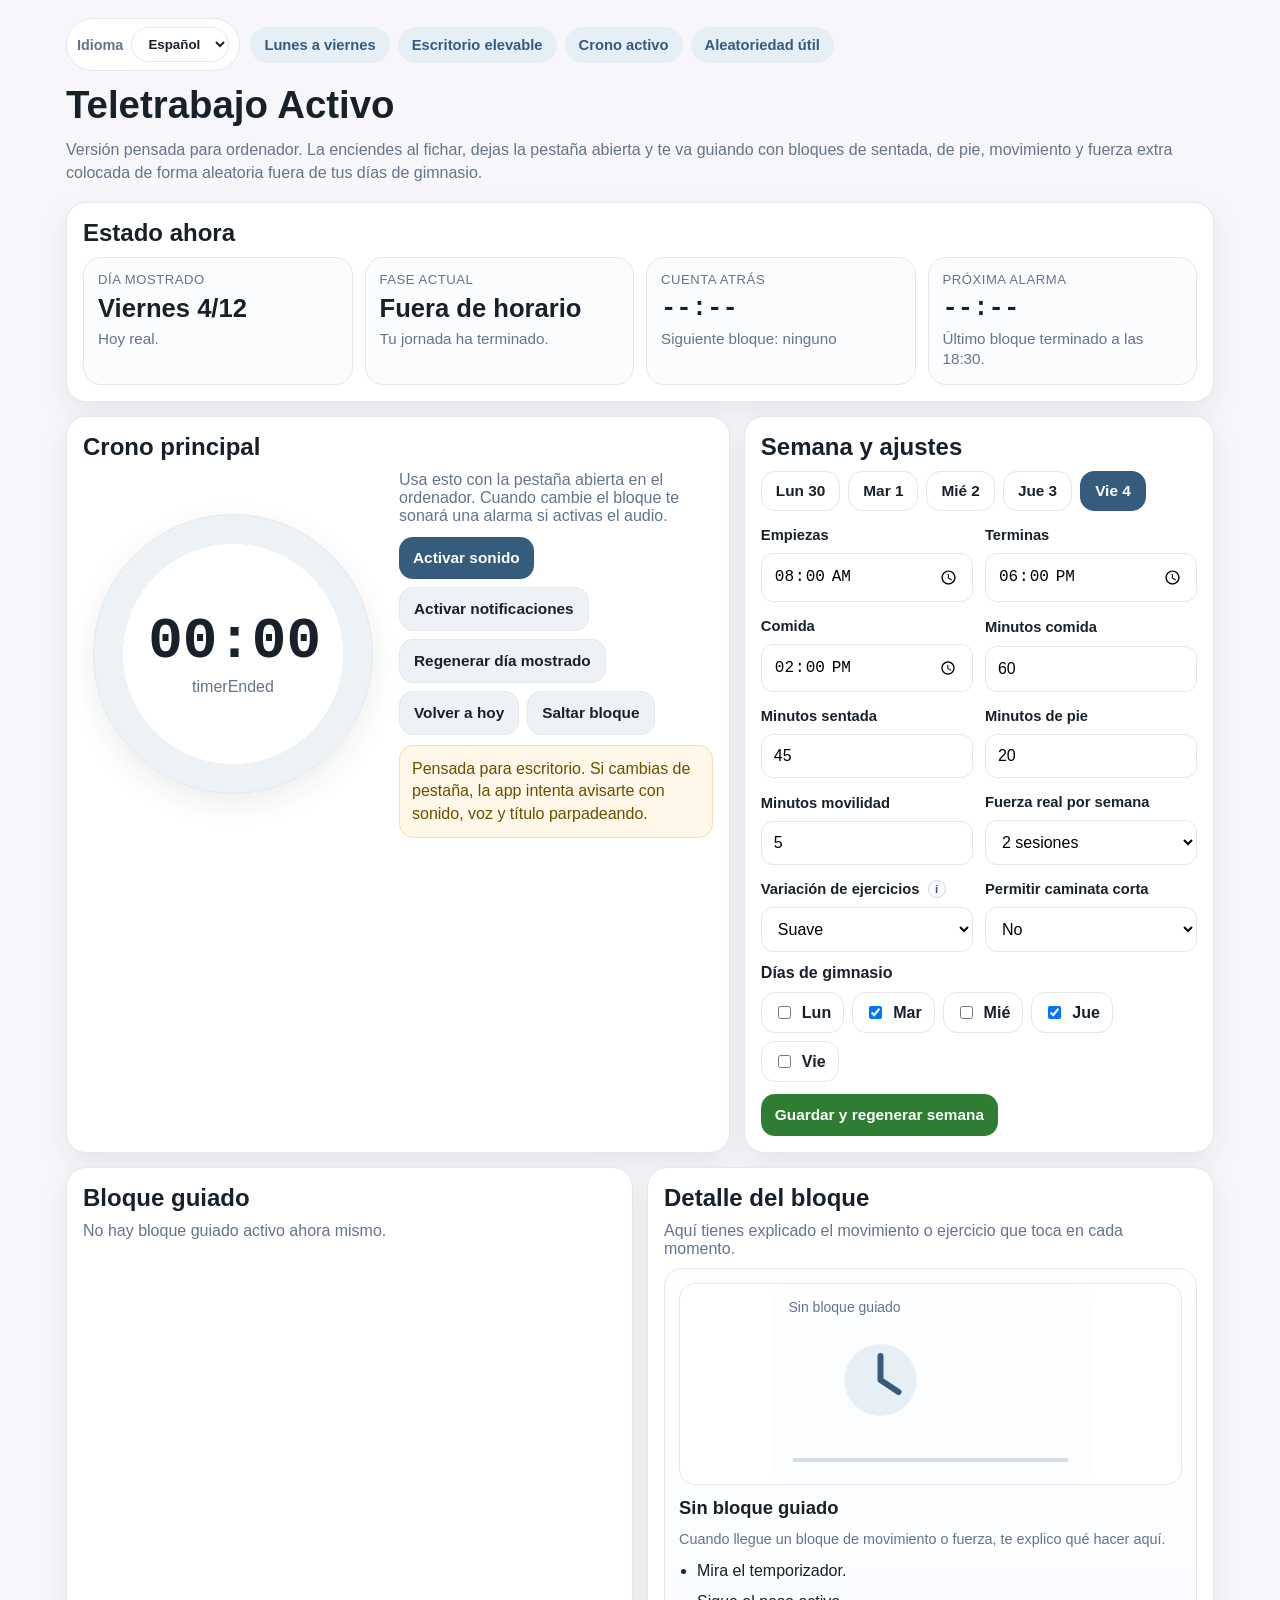
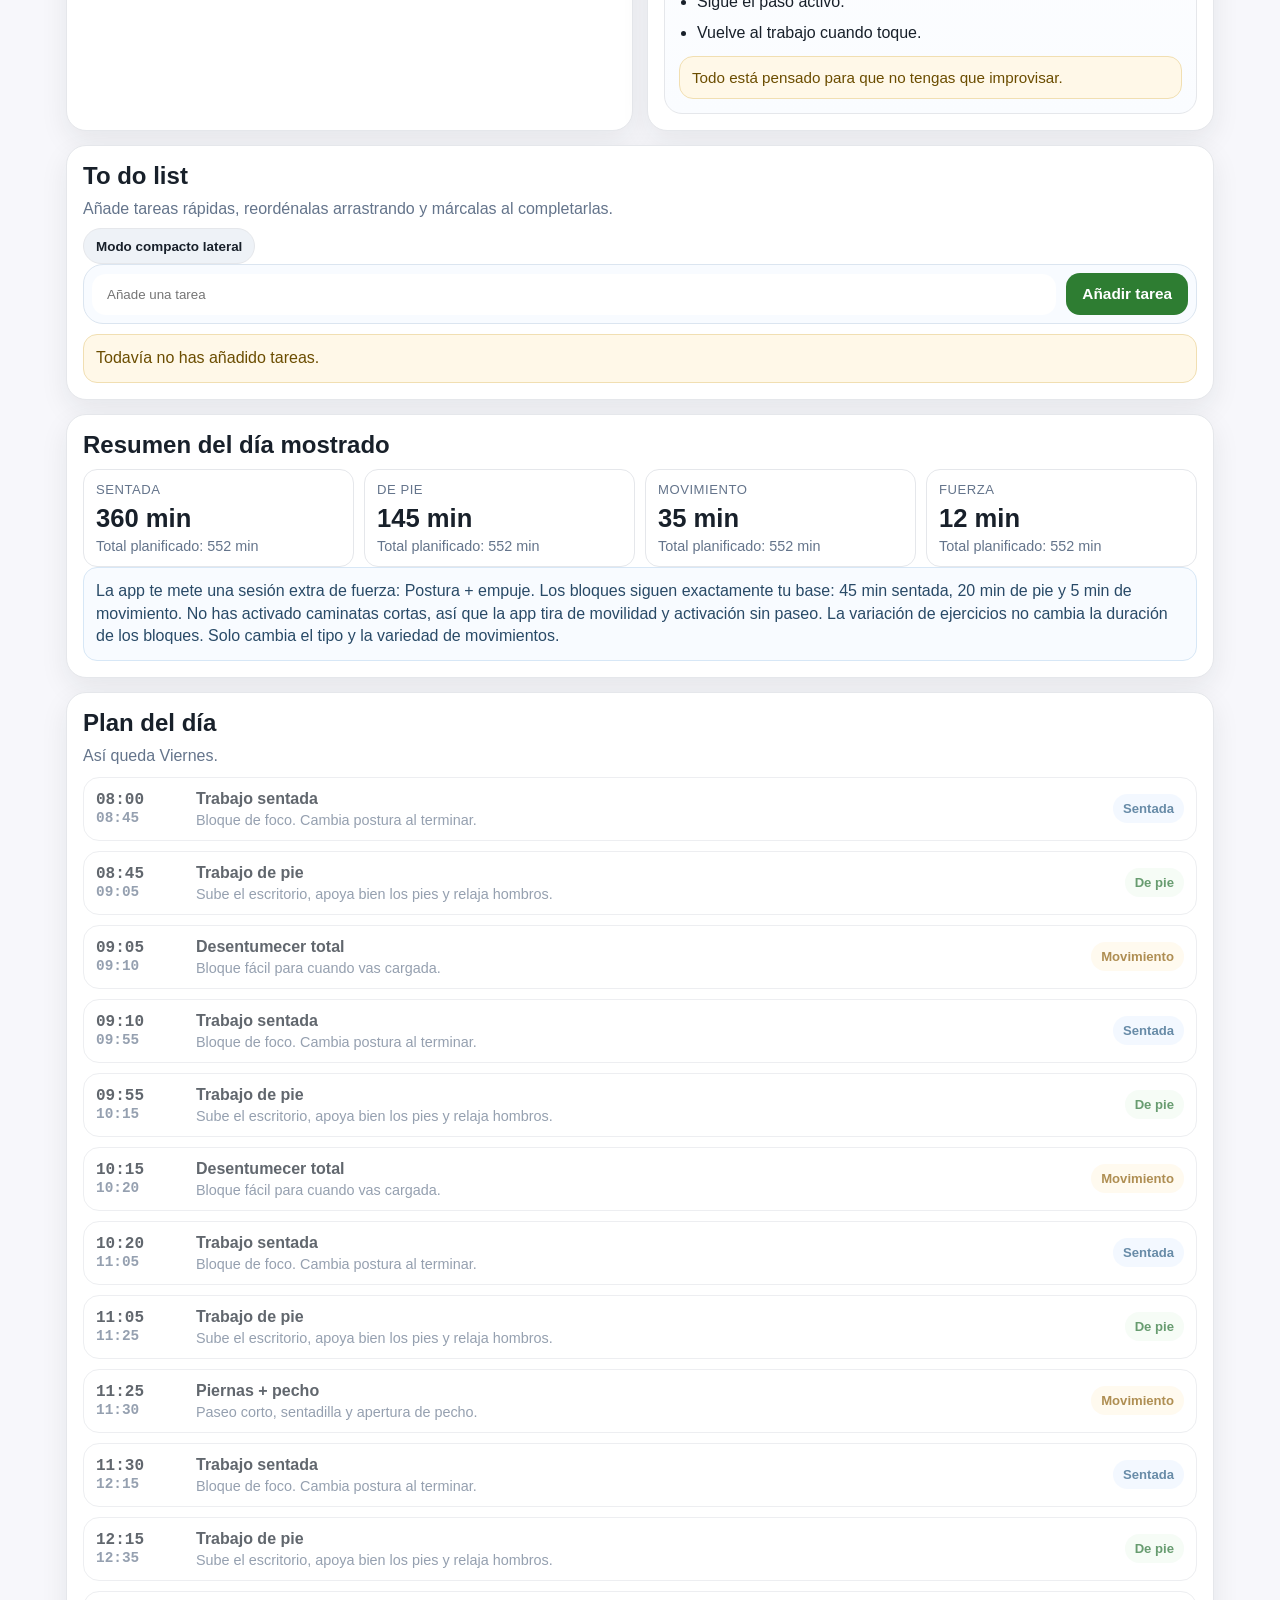
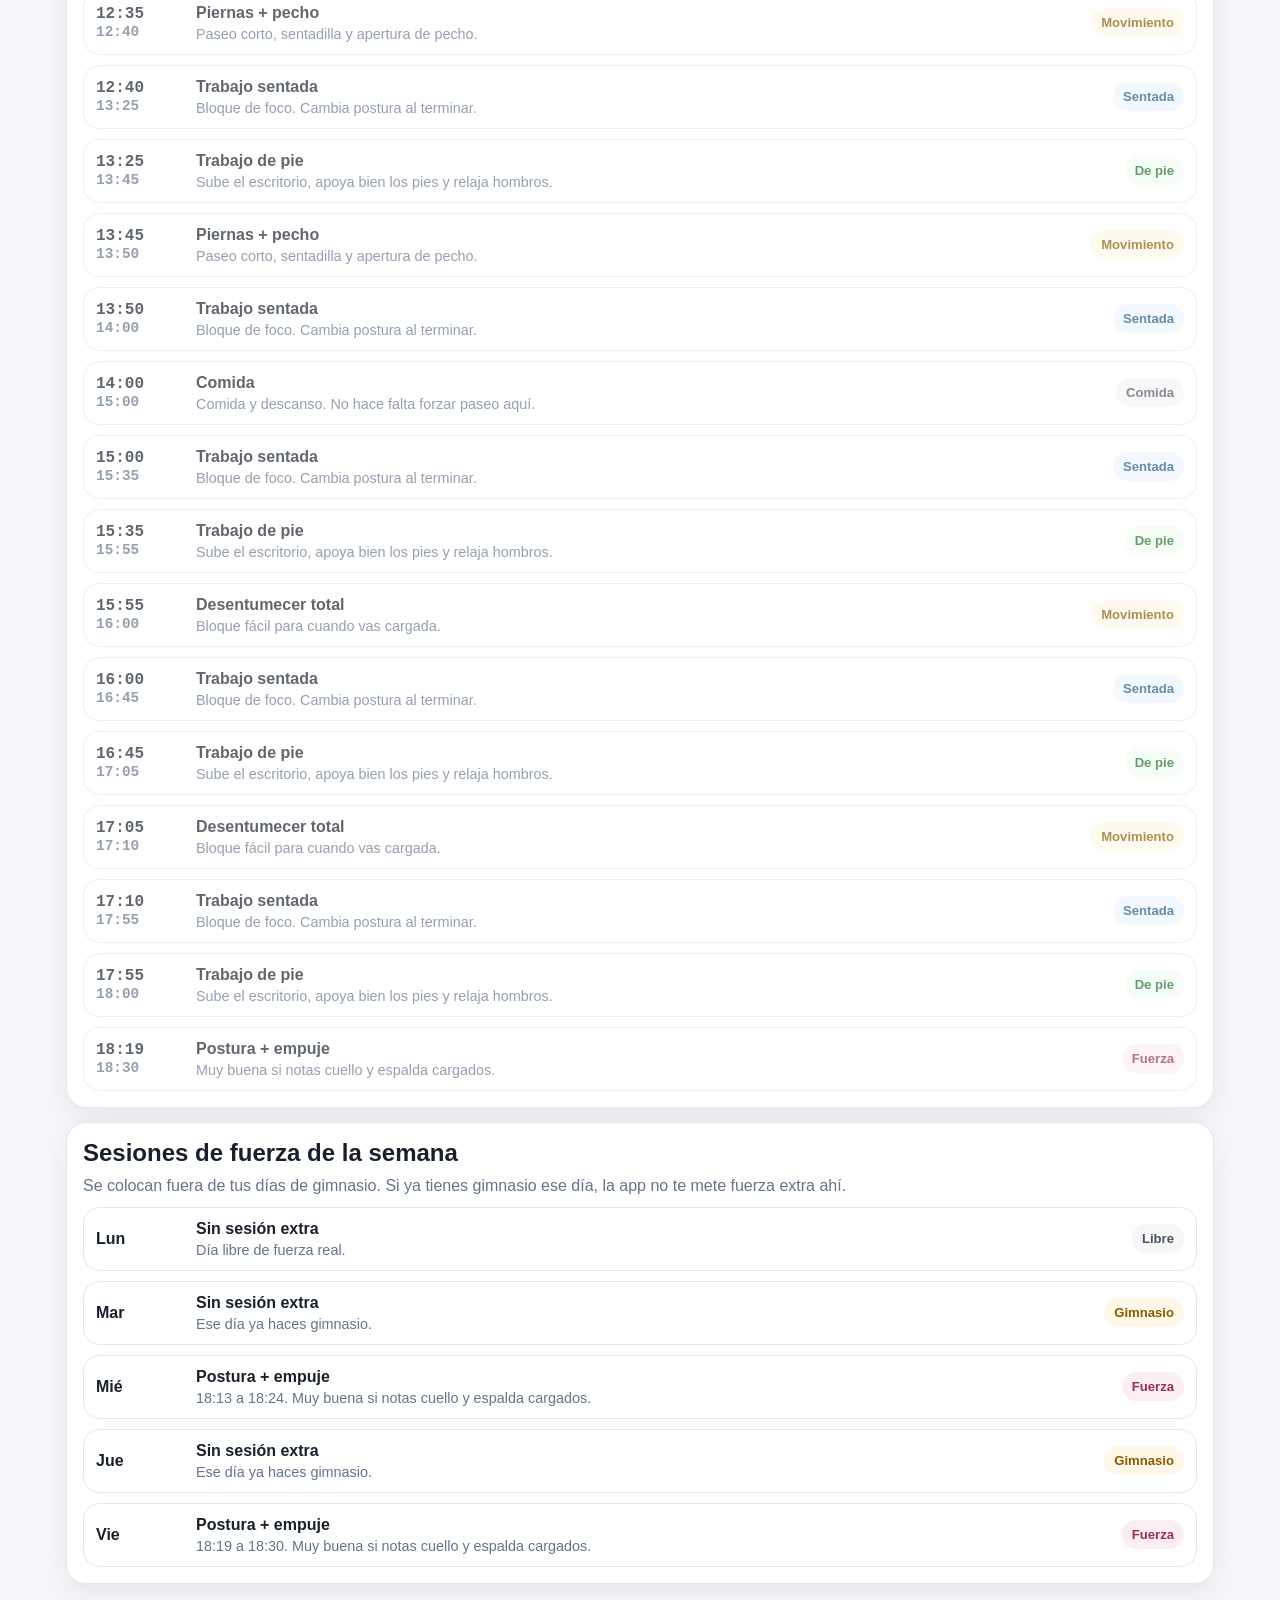
<file: index.html>
<!DOCTYPE html>
<html lang="es">
<head>
  <meta charset="UTF-8" />
  <meta name="viewport" content="width=device-width, initial-scale=1.0" />
  <title>Teletrabajo Activo Escritorio</title>
  <link rel="stylesheet" href="styles.css" />
  <link rel="icon" type="image/svg+xml" href="favicon-desk.svg?v=2" />
</head>
<body>
  <div class="app">
    <section class="hero">
      <div class="hero-top">
        <div class="lang-switch">
          <label for="langSelect" id="langLabel">Idioma</label>
          <select id="langSelect" aria-label="Language selector">
            <option value="es">Español</option>
            <option value="en">English</option>
          </select>
        </div>
        <div class="pill-row">
          <div class="pill" id="pillWeekdays">Lunes a viernes</div>
          <div class="pill" id="pillDesk">Escritorio elevable</div>
          <div class="pill" id="pillTimer">Crono activo</div>
          <div class="pill" id="pillVariety">Aleatoriedad útil</div>
        </div>
      </div>
      <h1 id="heroTitle">Teletrabajo Activo</h1>
      <p id="heroDesc">Versión pensada para ordenador. La enciendes al fichar, dejas la pestaña abierta y te va guiando con bloques de sentada, de pie, movimiento y fuerza extra colocada de forma aleatoria fuera de tus días de gimnasio.</p>
    </section>

    <section class="grid">
      <div class="card" style="grid-column: span 12;">
        <h2 id="stateNowTitle">Estado ahora</h2>
        <div class="status-grid">
          <div class="status-box">
            <div class="label" id="labelShownDay">Día mostrado</div>
            <div class="value" id="shownDay">Cargando...</div>
            <div class="subvalue" id="shownDaySub">Generando jornada.</div>
          </div>
          <div class="status-box">
            <div class="label" id="labelCurrentPhase">Fase actual</div>
            <div class="value" id="currentPhase">Cargando...</div>
            <div class="subvalue" id="currentDescription">Preparando el día.</div>
          </div>
          <div class="status-box">
            <div class="label" id="labelCountdown">Cuenta atrás</div>
            <div class="value mono" id="timeLeft">00:00</div>
            <div class="subvalue" id="nextPhase">Siguiente bloque: ...</div>
          </div>
          <div class="status-box">
            <div class="label" id="labelNextAlarm">Próxima alarma</div>
            <div class="value mono" id="nextAlarm">--:--</div>
            <div class="subvalue" id="alarmDescription">Activa sonido para que avise.</div>
          </div>
        </div>
      </div>

      <div class="card" style="grid-column: span 7;">
        <h2 id="mainTimerTitle">Crono principal</h2>
        <div class="timer-wrap">
          <div class="timer-ring" id="timerRing" style="--progress: 0%;">
            <div class="timer-inner">
              <div class="timer-time mono" id="mainTimer">00:00</div>
              <div id="mainTimerLabel" class="muted">Esperando jornada</div>
            </div>
          </div>
          <div>
            <p id="mainTimerDesc">Usa esto con la pestaña abierta en el ordenador. Cuando cambie el bloque te sonará una alarma si activas el audio.</p>
            <div class="button-row">
              <button id="soundBtn">Activar sonido</button>
              <button class="secondary" id="notifBtn">Activar notificaciones</button>
              <button class="secondary" id="generateBtn">Regenerar día mostrado</button>
              <button class="secondary" id="todayBtn">Volver a hoy</button>
              <button class="secondary" id="skipBtn">Saltar bloque</button>
            </div>
            <div class="notice" id="desktopNotice">Pensada para escritorio. Si cambias de pestaña, la app intenta avisarte con sonido, voz y título parpadeando.</div>
          </div>
        </div>
      </div>

      <div class="card" style="grid-column: span 5;">
        <h2 id="weekSettingsTitle">Semana y ajustes</h2>
        <div class="weekday-row" id="weekdayButtons"></div>
        <div class="settings" style="margin-top:12px;">
          <div class="field">
            <label for="startTime" id="startLabel">Empiezas</label>
            <input id="startTime" type="time" value="08:00" />
          </div>
          <div class="field">
            <label for="endTime" id="endLabel">Terminas</label>
            <input id="endTime" type="time" value="18:00" />
          </div>
          <div class="field">
            <label for="lunchStart" id="lunchLabel">Comida</label>
            <input id="lunchStart" type="time" value="14:00" />
          </div>
          <div class="field">
            <label for="lunchMinutes" id="lunchMinutesLabel">Minutos comida</label>
            <input id="lunchMinutes" type="number" min="30" max="120" step="5" value="60" />
          </div>
          <div class="field">
            <label for="sitMinutes" id="sitMinutesLabel">Minutos sentada</label>
            <input id="sitMinutes" type="number" min="20" max="90" step="1" value="45" />
          </div>
          <div class="field">
            <label for="standMinutes" id="standMinutesLabel">Minutos de pie</label>
            <input id="standMinutes" type="number" min="5" max="40" step="1" value="20" />
          </div>
          <div class="field">
            <label for="moveMinutes" id="moveMinutesLabel">Minutos movilidad</label>
            <input id="moveMinutes" type="number" min="3" max="20" step="1" value="5" />
          </div>
          <div class="field">
            <label for="strengthSessions" id="strengthPerWeekLabel">Fuerza real por semana</label>
            <select id="strengthSessions">
              <option value="1">1 sesión</option>
              <option value="2" selected>2 sesiones</option>
              <option value="3">3 sesiones</option>
            </select>
          </div>
          <div class="field">
            <label for="randomness">Variación de ejercicios <span class="tooltip-wrap"><button type="button" class="tooltip-btn" aria-label="Información sobre variación de ejercicios" title="No cambia la duración de los bloques. Solo cambia el tipo y la variedad de ejercicios.">i</button><span class="tooltip-box">No cambia la duración de los bloques. Solo cambia el tipo y la variedad de ejercicios.</span></span></label>
            <select id="randomness">
              <option value="soft" selected>Suave</option>
              <option value="medium">Media</option>
              <option value="high">Alta</option>
            </select>
          </div>
          <div class="field">
            <label for="allowWalk" id="allowWalkLabel">Permitir caminata corta</label>
            <select id="allowWalk">
              <option value="no" selected>No</option>
              <option value="yes">Sí</option>
            </select>
          </div>
        </div>
        <p style="margin-top:12px; font-weight:800; color:var(--text);" id="gymDaysLabel">Días de gimnasio</p>
        <div class="fitboxing-row" id="fitboxingDays"></div>
        <div class="button-row">
          <button class="good" id="saveBtn">Guardar y regenerar semana</button>
        </div>
      </div>

      <div class="card" style="grid-column: span 6;">
        <h2 id="guidedBlockTitle">Bloque guiado</h2>
        <p id="guidedTitle">Cuando toque movimiento o fuerza, verás aquí cada mini paso con su tiempo.</p>
        <div class="guide-layout">
          <div class="steps" id="guidedSteps"></div>
        </div>
      </div>

      <div class="card" style="grid-column: span 6;">
        <h2 id="blockDetailTitle">Detalle del bloque</h2>
        <p id="blockDetailDesc">Aquí tienes explicado el movimiento o ejercicio que toca en cada momento.</p>
        <div class="exercise-card" id="exerciseCard">
          <div class="exercise-visual" id="exerciseVisual"></div>
          <div class="exercise-title" id="exerciseName">Esperando bloque guiado</div>
          <div class="small" id="exerciseSummary">Cuando entre un bloque de movimiento o fuerza te explico exactamente qué hacer.</div>
          <ul class="exercise-list" id="exerciseChecklist"></ul>
          <div class="exercise-tip" id="exerciseTip">No tienes que memorizar nada. La idea es que mires este panel y ejecutes el paso activo.</div>
        </div>
      </div>

      <div class="card" id="todoCard" style="grid-column: span 12;">
        <h2 id="todoTitle">To do list</h2>
        <p id="todoDesc">Añade tareas rápidas, reordénalas arrastrando y márcalas al completarlas.</p>
        <div class="button-row" style="margin-top:0;">
          <button class="secondary todo-compact-toggle" id="todoCompactBtn">Modo compacto lateral</button>
        </div>
        <div class="todo-wrap">
          <div class="todo-add">
            <input id="todoInput" type="text" placeholder="Añade una tarea" />
            <button class="good" id="todoAddBtn">Añadir tarea</button>
          </div>
          <div class="todo-list" id="todoList"></div>
        </div>
      </div>

      <div class="card" id="summaryCard" style="grid-column: span 12;">
        <h2 id="summaryTitle">Resumen del día mostrado</h2>
        <div class="summary-band">
          <div class="stats" id="stats"></div>
          <div class="notice" id="dayNote" style="margin-top:0; background:#f8fbff; border-color:#d7e7f6; color:#294a67;">
            La lógica aquí no es estar de pie por estar de pie. La clave es cortar el tiempo quieta y meter algo de trabajo muscular pequeño pero repetido.
          </div>
        </div>
      </div>

      <div class="card" id="planCard" style="grid-column: span 12;">
        <h2 id="dayPlanTitle">Plan del día</h2>
        <p id="todayLabel">Cargando plan...</p>
        <div class="timeline" id="timeline"></div>
      </div>

      <div class="card" id="strengthCard" style="grid-column: span 12;">
        <h2 id="strengthWeekTitle">Sesiones de fuerza de la semana</h2>
        <p id="strengthWeekDesc">Se colocan fuera de tus días de gimnasio. Si ya tienes gimnasio ese día, la app no te mete fuerza extra ahí.</p>
        <div class="timeline" id="strengthTimeline"></div>
      </div>
    </section>
  </div>
  <script src="app.js"></script>
</body>
</html>
</file>
<file: styles.css>
:root {
      --bg: #f7f7fb;
      --card: #ffffff;
      --text: #18202a;
      --muted: #64748b;
      --line: #e5e7eb;
      --accent: #355c7d;
      --accent-soft: #e6eef6;
      --ok: #2e7d32;
      --warn: #a16207;
      --danger: #b91c1c;
      --shadow: 0 10px 28px rgba(24,32,42,.08);
      --radius: 20px;
    }

    * { box-sizing: border-box; }
    html, body {
      margin: 0;
      padding: 0;
      background: var(--bg);
      color: var(--text);
      font-family: -apple-system, BlinkMacSystemFont, "Segoe UI", Roboto, sans-serif;
    }
    body { min-height: 100vh; }
    .app {
      max-width: 1180px;
      margin: 0 auto;
      padding: 18px 16px 42px;
    }
    .hero {
      display: grid;
      gap: 14px;
      margin-bottom: 18px;
    }
    .hero h1 {
      margin: 0;
      font-size: clamp(2rem, 3vw, 2.8rem);
      line-height: 1.05;
    }
    .hero p {
      margin: 0;
      color: var(--muted);
      line-height: 1.4;
    }
    .pill-row, .button-row, .fitboxing-row, .weekday-row {
      display: flex;
      flex-wrap: wrap;
      gap: 8px;
    }
    .pill {
      padding: 10px 14px;
      border-radius: 999px;
      background: var(--accent-soft);
      color: var(--accent);
      font-weight: 700;
      font-size: .92rem;
    }
    .weekday-btn {
      border: 1px solid var(--line);
      border-radius: 14px;
      background: #fff;
      color: var(--text);
      padding: 10px 14px;
      cursor: pointer;
      font-weight: 700;
    }
    .weekday-btn.active {
      background: var(--accent);
      color: #fff;
      border-color: var(--accent);
    }
    .grid {
      display: grid;
      grid-template-columns: repeat(12, 1fr);
      gap: 14px;
    }
    .card {
      grid-column: span 12;
      background: var(--card);
      border: 1px solid var(--line);
      border-radius: var(--radius);
      box-shadow: var(--shadow);
      padding: 16px;
    }
    .card h2, .card h3 { margin: 0 0 10px 0; }
    .card p { margin: 0 0 10px 0; color: var(--muted); }
    .status-grid {
      display: grid;
      grid-template-columns: repeat(4, 1fr);
      gap: 12px;
    }
    .status-box {
      background: #fbfcfe;
      border: 1px solid var(--line);
      border-radius: 18px;
      padding: 14px;
      min-height: 112px;
    }
    .label {
      font-size: .82rem;
      color: var(--muted);
      margin-bottom: 8px;
      text-transform: uppercase;
      letter-spacing: .04em;
    }
    .value {
      font-size: clamp(1.2rem, 2vw, 1.9rem);
      font-weight: 900;
      line-height: 1.08;
      margin-bottom: 6px;
    }
    .subvalue {
      color: var(--muted);
      font-size: .95rem;
      line-height: 1.35;
    }
    .timer-wrap {
      display: grid;
      grid-template-columns: 300px 1fr;
      gap: 16px;
      align-items: center;
    }
    .timer-ring {
      display: grid;
      place-items: center;
      width: min(280px, 80vw);
      aspect-ratio: 1;
      border-radius: 50%;
      margin: 0 auto;
      background: radial-gradient(circle at center, #fff 0 56%, transparent 56%),
                  conic-gradient(var(--accent) var(--progress, 0%), #edf2f7 0);
      border: 1px solid var(--line);
      box-shadow: var(--shadow);
    }
    .timer-inner {
      text-align: center;
      padding: 18px;
      width: 74%;
    }
    .timer-time {
      font-size: clamp(2.1rem, 5vw, 3.6rem);
      font-weight: 900;
      line-height: 1;
      margin-bottom: 8px;
    }
    .muted { color: var(--muted); }
    .button-row { margin-top: 12px; }
    button {
      border: 0;
      border-radius: 14px;
      background: var(--accent);
      color: white;
      padding: 12px 14px;
      font-weight: 800;
      font-size: .96rem;
      cursor: pointer;
    }
    button.secondary {
      background: #eef2f7;
      color: var(--text);
      border: 1px solid var(--line);
    }
    button.warn { background: var(--warn); }
    button.good { background: var(--ok); }
    button:disabled { opacity: .55; cursor: not-allowed; }
    .settings {
      display: grid;
      grid-template-columns: repeat(2, minmax(0,1fr));
      gap: 12px;
    }
    .field {
      display: grid;
      gap: 6px;
    }
    .field label {
      font-size: .92rem;
      font-weight: 800;
    }
    .field input, .field select {
      width: 100%;
      border-radius: 12px;
      border: 1px solid var(--line);
      padding: 12px;
      font-size: 1rem;
      background: white;
    }
    .day-chip {
      display: inline-flex;
      align-items: center;
      gap: 8px;
      border: 1px solid var(--line);
      padding: 10px 12px;
      border-radius: 14px;
      background: #fff;
      font-weight: 700;
    }
    .timeline {
      display: grid;
      gap: 10px;
      margin-top: 12px;
    }
    .event {
      display: grid;
      grid-template-columns: 90px 1fr auto;
      gap: 10px;
      align-items: center;
      border: 1px solid var(--line);
      border-radius: 16px;
      padding: 12px;
      background: #fff;
    }
    .event.current {
      border-color: var(--accent);
      background: #f8fbff;
      box-shadow: 0 0 0 3px rgba(53,92,125,.08);
    }
    .event.past {
      opacity: .68;
    }
    .event-time {
      font-weight: 900;
      font-variant-numeric: tabular-nums;
    }
    .event-title {
      font-weight: 900;
      margin-bottom: 4px;
    }
    .tag {
      padding: 7px 10px;
      border-radius: 999px;
      font-size: .82rem;
      font-weight: 800;
      white-space: nowrap;
    }
    .tag.sit { background: #eef6ff; color: #21557f; }
    .tag.stand { background: #f2fbf3; color: #216e2d; }
    .tag.move { background: #fff8e8; color: #8a5a02; }
    .tag.lunch { background: #f6f6f6; color: #4b5563; }
    .tag.strength { background: #fbeef2; color: #962f56; }
    .guide-layout {
      display: grid;
      grid-template-columns: 1fr;
      gap: 14px;
      align-items: start;
    }
    .steps {
      display: grid;
      gap: 10px;
      margin-top: 8px;
      max-height: 520px;
      overflow: auto;
      padding-right: 2px;
    }
    .step {
      border: 1px solid var(--line);
      border-radius: 14px;
      padding: 12px;
      display: flex;
      justify-content: space-between;
      gap: 10px;
      background: #fff;
      cursor: pointer;
      transition: transform .12s ease, box-shadow .12s ease, border-color .12s ease;
    }
    .step:hover {
      transform: translateY(-1px);
      box-shadow: 0 8px 18px rgba(24,32,42,.06);
    }
    .step.current, .step.selected {
      border-color: var(--accent);
      background: #f8fbff;
    }
    .exercise-card {
      border: 1px solid var(--line);
      border-radius: 18px;
      background: linear-gradient(180deg, #ffffff 0%, #fafcff 100%);
      padding: 14px;
      min-height: 320px;
      display: grid;
      gap: 12px;
      align-content: start;
    }
    .exercise-visual {
      border-radius: 16px;
      border: 1px solid var(--line);
      background: #fff;
      min-height: 180px;
      display: grid;
      place-items: center;
      overflow: hidden;
    }
    .exercise-visual svg {
      width: 100%;
      height: 200px;
      display: block;
    }
    .exercise-title {
      font-size: 1.15rem;
      font-weight: 900;
      line-height: 1.15;
    }
    .exercise-list {
      display: grid;
      gap: 8px;
      margin: 0;
      padding-left: 18px;
      color: var(--text);
      line-height: 1.45;
    }
    .exercise-tip {
      border-radius: 14px;
      background: #fff8e8;
      border: 1px solid #f1dfb2;
      color: #6b4d00;
      padding: 10px 12px;
      font-size: .95rem;
      line-height: 1.4;
    }
    .small {
      font-size: .9rem;
      color: var(--muted);
    }
    .stats {
      display: grid;
      grid-template-columns: repeat(4,1fr);
      gap: 10px;
    }
    .stat {
      border: 1px solid var(--line);
      border-radius: 14px;
      padding: 12px;
      background: #fff;
    }
    .notice {
      border-radius: 14px;
      padding: 12px;
      background: #fff8e8;
      border: 1px solid #f1dfb2;
      color: #6b4d00;
      margin-top: 10px;
      line-height: 1.4;
    }
    .mono {
      font-variant-numeric: tabular-nums;
      font-family: ui-monospace, SFMono-Regular, Menlo, Consolas, monospace;
    }


    
    .todo-wrap {
      gap: 14px;
    }
    
    .todo-add {
      display: grid;
      grid-template-columns: 1fr auto;
      gap: 10px;
      align-items: center;
      padding: 8px;
      border-radius: 20px;
      background: #f8fbff;
      border: 1px solid #dbe5f0;
    }
    .todo-add input {
      border: 1px solid transparent;
      background: #ffffff;
      border-radius: 14px;
      padding: 12px 14px;
      min-width: 0;
      outline: none;
      box-shadow: none;
    }
    .todo-add input:focus {
      border-color: #bfd1e3;
      box-shadow: 0 0 0 3px rgba(53,92,125,.08);
    }
    .todo-add button {
      border-radius: 14px;
      padding: 12px 16px;
      min-height: 42px;
      white-space: nowrap;
      box-shadow: none;
    }
    .todo-compact-toggle {
      padding: 8px 12px;
      font-size: .84rem;
      border-radius: 999px;
      min-height: 36px;
      width: auto;
      align-self: flex-start;
    }
    .app.todo-compact {
      max-width: none;
      margin: 0;
      padding-right: 380px;
    }
    .app.todo-compact #todoCard {
      position: fixed;
      top: 16px;
      right: 16px;
      width: 340px;
      max-height: calc(100vh - 32px);
      overflow: auto;
      z-index: 30;
    }
    .app.todo-compact #todoCard h2,
    .app.todo-compact #todoCard p,
    .app.todo-compact #todoCard .button-row,
    .app.todo-compact #todoCard .todo-wrap {
      position: relative;
      z-index: 1;
    }
    @media (max-width: 1200px) {
      .todo-add {
        grid-template-columns: 1fr;
        border-radius: 24px;
      }
      .todo-add button {
        width: 100%;
      }
      .app.todo-compact {
        padding-right: 0;
      }
      .app.todo-compact #todoCard {
        position: static;
        width: auto;
        max-height: none;
      }
    }



    .todo-item {
      display: grid;
      grid-template-columns: 28px 20px minmax(0,1fr) auto;
      align-items: center;
      gap: 10px;
    }
    .todo-item .todo-remove {
      justify-self: end;
      align-self: center;
      padding: 5px 8px;
      font-size: .72rem;
      line-height: 1;
      min-height: 28px;
      border-radius: 999px;
      white-space: nowrap;
    }
    .todo-item .todo-text {
      min-width: 0;
      word-break: break-word;
    }
    .app.todo-compact #summaryCard,
    .app.todo-compact #planCard,
    .app.todo-compact #strengthCard {
      position: static;
      width: auto;
      right: auto;
      top: auto;
      max-height: none;
      overflow: visible;
      z-index: auto;
    }
    .app.todo-compact #summaryCard,
    .app.todo-compact #planCard {
      margin-right: 0;
    }
    .app.todo-compact .grid > #summaryCard,
    .app.todo-compact .grid > #planCard,
    .app.todo-compact .grid > #strengthCard {
      grid-column: 1 / span 12;
    }


/* Compact mode: only the todo card moves to the side */
.app.todo-compact #todoCard {
  position: fixed;
  top: 16px;
  right: 16px;
  width: 340px;
  max-height: calc(100vh - 32px);
  overflow: auto;
  z-index: 30;
}

.app.todo-compact {
  max-width: none;
  margin: 0 auto;
  padding-right: 380px;
}

.app.todo-compact #summaryCard,
.app.todo-compact #planCard {
  position: static !important;
  transform: none !important;
  top: auto !important;
  right: auto !important;
  left: auto !important;
  width: auto !important;
  max-height: none !important;
  overflow: visible !important;
  z-index: auto !important;
}

.app.todo-compact #summaryCard,
.app.todo-compact #planCard,
.app.todo-compact #strengthCard {
  grid-column: span 12 !important;
}

@media (max-width: 1200px) {
  .app.todo-compact {
    padding-right: 0;
  }

  .app.todo-compact #todoCard {
    position: static;
    width: auto;
    max-height: none;
  }
}


/* Completed tasks */
.todo-item.done .todo-text,
.todo-item.done span.todo-text {
  text-decoration: line-through;
  color: var(--muted);
  opacity: .82;
}

/* Keep settings rows visually aligned */
.field label {
  display: flex;
  align-items: center;
  gap: 8px;
  min-height: 24px;
}

/* Tooltip */
.tooltip-wrap {
  position: relative;
  display: inline-flex;
  align-items: center;
}

.tooltip-btn {
  width: 18px;
  height: 18px;
  min-width: 18px;
  padding: 0;
  border-radius: 999px;
  border: 1px solid #cfd8e3;
  background: #f8fbff;
  color: var(--accent);
  font-size: .72rem;
  font-weight: 900;
  line-height: 1;
  display: inline-flex;
  align-items: center;
  justify-content: center;
  cursor: help;
}

.tooltip-box {
  position: absolute;
  left: 0;
  top: calc(100% + 8px);
  width: 240px;
  padding: 10px 12px;
  border-radius: 12px;
  background: #18202a;
  color: #fff;
  font-size: .82rem;
  line-height: 1.35;
  box-shadow: 0 10px 24px rgba(24,32,42,.22);
  opacity: 0;
  pointer-events: none;
  transform: translateY(-4px);
  transition: opacity .15s ease, transform .15s ease;
  z-index: 40;
}

.tooltip-wrap:hover .tooltip-box,
.tooltip-wrap:focus-within .tooltip-box {
  opacity: 1;
  transform: translateY(0);
}

.tooltip-box::before {
  content: '';
  position: absolute;
  top: -6px;
  left: 12px;
  width: 12px;
  height: 12px;
  background: #18202a;
  transform: rotate(45deg);
}


.hero-top{display:flex;flex-wrap:wrap;gap:10px;align-items:center}.lang-switch{display:inline-flex;align-items:center;gap:8px;padding:8px 10px;border-radius:999px;background:#fff;border:1px solid var(--line)}.lang-switch label{margin:0;font-size:.9rem;font-weight:700;color:var(--muted)}.lang-switch select{border:1px solid var(--line);border-radius:999px;padding:8px 12px;background:#fff;color:var(--text);font-weight:700}
</file>
